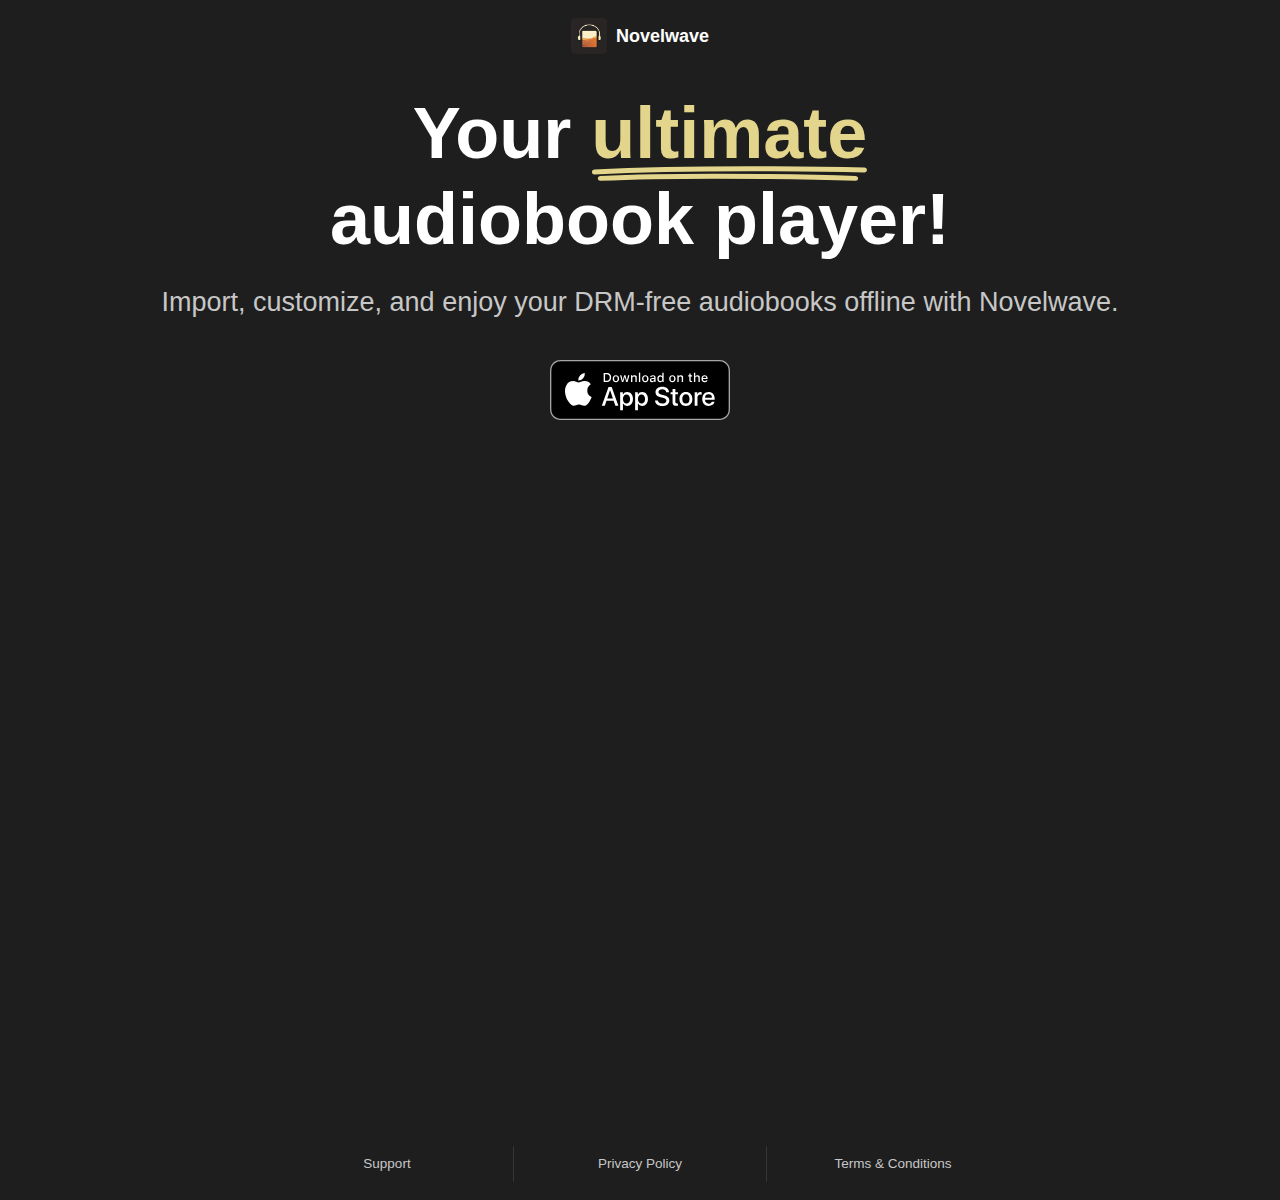
<file: index.html>
<!DOCTYPE html>
<html lang="en">

    <head>
        <meta charset="UTF-8">
        <meta name="viewport" content="width=device-width, initial-scale=1.0">

        <title>Novelwave - Audiobook Player</title>

        <link rel="stylesheet" href="resources/css/index.css">
        <link rel="stylesheet" href="resources/css/shared.css">
        <link rel="stylesheet" href="resources/css/header.css">
        <link rel="stylesheet" href="resources/css/footer.css">

        <link rel="apple-touch-icon" sizes="180x180" href="resources/favicon/apple-touch-icon.png">
        <link rel="icon" type="image/png" sizes="32x32" href="resources/favicon/favicon-32x32.png">
        <link rel="icon" type="image/png" sizes="16x16" href="resources/favicon/favicon-16x16.png">
        <link rel="icon" href="resources/favicon/favicon.ico">
        <link rel="manifest" href="resources/favicon/site.webmanifest">
    </head>

    <body>

        <!-- HEADER -->
        <header class="app__header">
            <a class="app__header__link" href="/">
                <img class="app__header__icon" src="resources/icons/icon.novelwave.png" alt="Novelwave app icon">
                <p class="app__header__name">Novelwave</p>
            </a>
        </header>

        <!-- LANDING -->
        <main class="landing">
            <h1 class="landing__title">
                Your <span class="landing__title--highlighted">ultimate</span><br/>audiobook player!</span>
            </h1>
            <p class="landing__subtitle">
                Import, customize, and enjoy your DRM-free audiobooks offline with Novelwave.
            </p>

            <a class="landing__download" href="https://apps.apple.com/app/id6720100886">
                <img class="landing__download__logo" src="resources/vectors/image.download.black.svg" alt="Download on the App Store" />
            </a>
            
            <section class="landing__images">
                <img class="landing__image landing__image--bookmarks" src="resources/images/image.bookmarks.png" alt="Bookmark feature preview">
                <img class="landing__image landing__image--playback-speed" src="resources/images/image.playbackSpeed.png" alt="Playback speed feature preview">
                <img class="landing__image landing__image--library" src="resources/images/image.library.png" alt="Library view preview">
                <img class="landing__image landing__image--player" src="resources/images/image.player.png" alt="Player feature preview">
                <img class="landing__image landing__image--now-playing" src="resources/images/image.nowPlaying.png" alt="Now playing screen preview">
            </section>
        </main>

        <!-- FOOTER -->
        <footer class="app__footer">
            <a class="app__footer__link app__footer__link--support" href="/support">Support</a>
            <div class="app__footer__divider"></div>
            <a class="app__footer__link app__footer__link--privacy-policy" href="/privacy">Privacy Policy</a>
            <div class="app__footer__divider"></div>
            <a class="app__footer__link app__footer__link--terms-and-conditions" href="/terms">Terms & Conditions</a>
        </footer>

    </body>

</html>
</file>
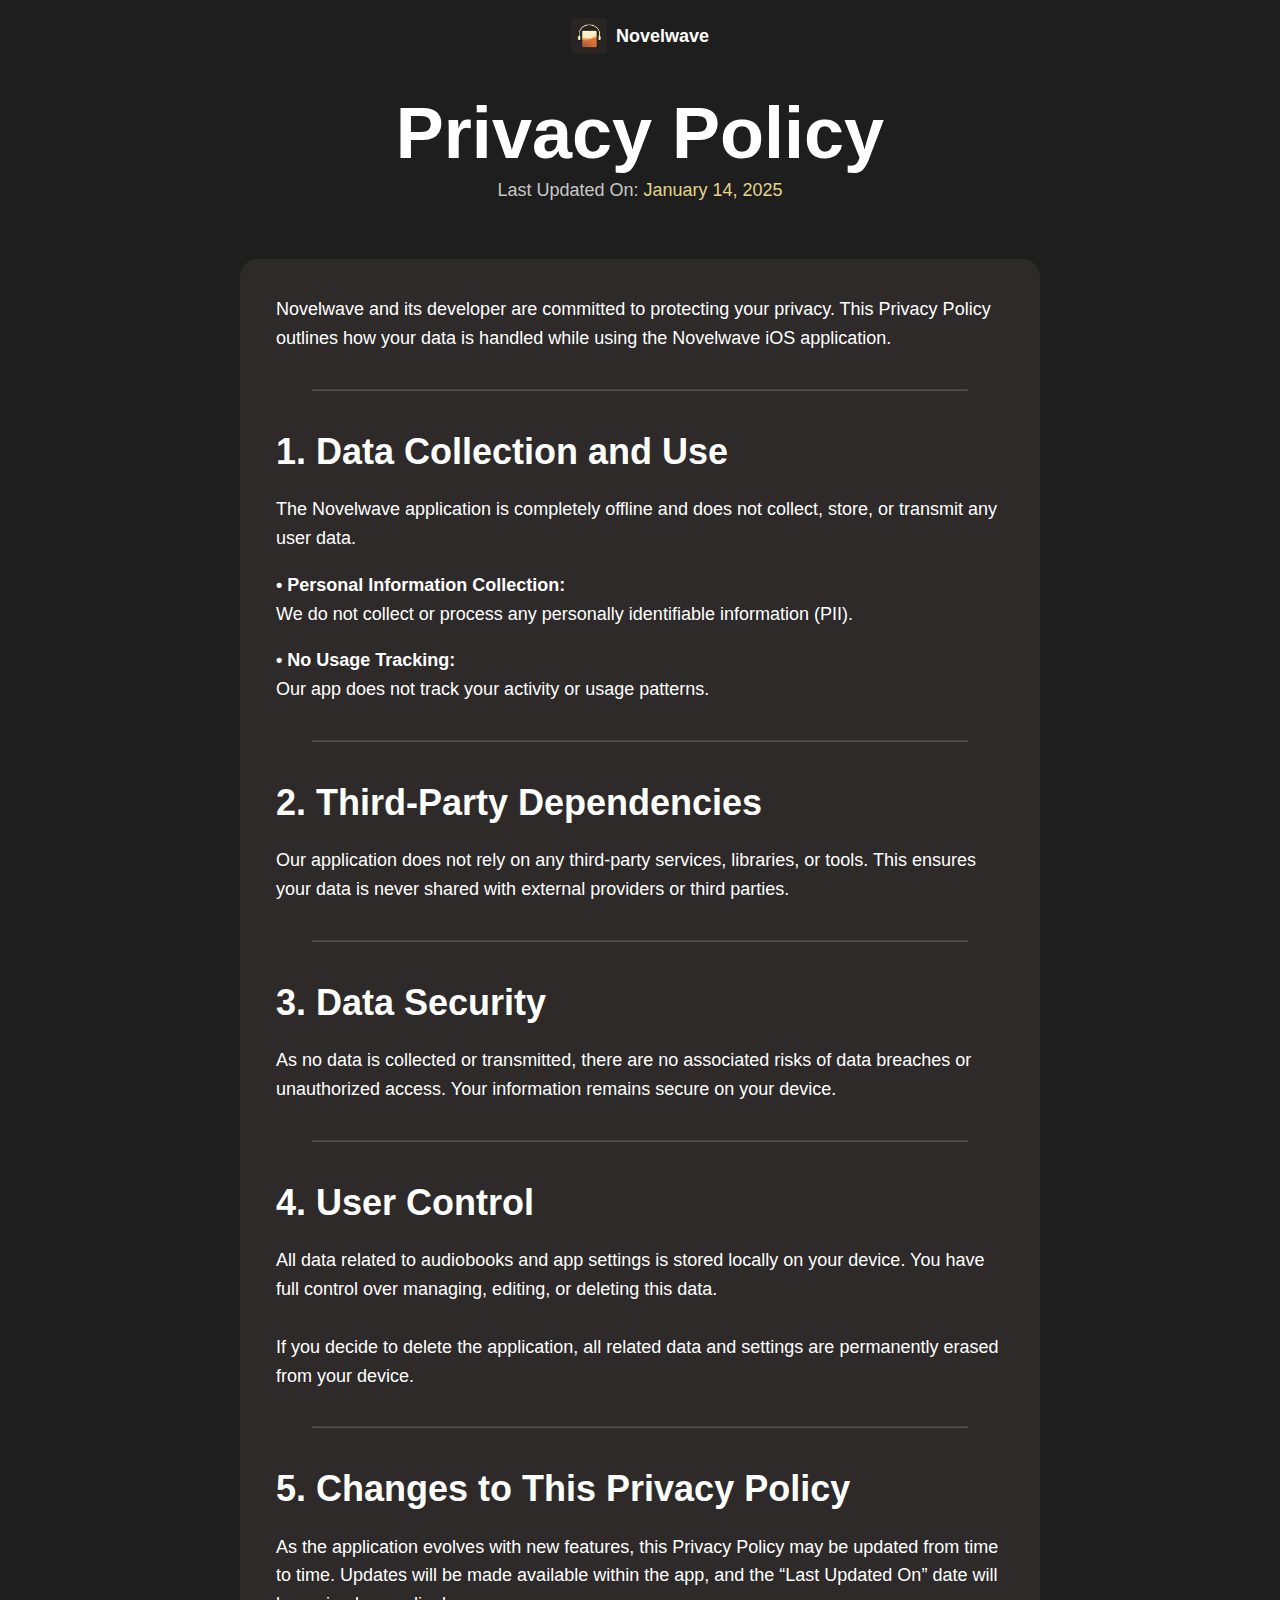
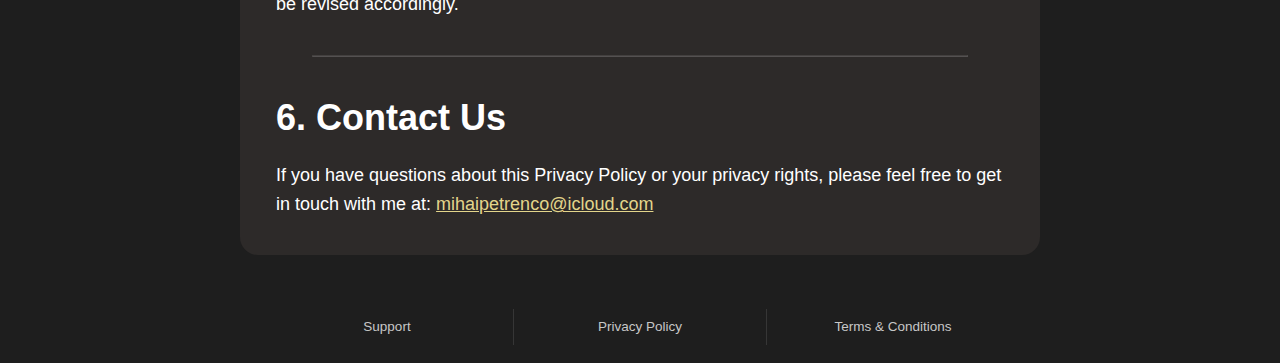
<file: privacy.html>
<!DOCTYPE html>
<html lang="en">
    <head>
        <meta charset="UTF-8">
        <meta name="viewport" content="width=device-width, initial-scale=1.0">

        <title>Privacy Policy</title>

        <link rel="stylesheet" href="resources/css/header.css">
        <link rel="stylesheet" href="resources/css/shared.css">
        <link rel="stylesheet" href="resources/css/footer.css">
        <link rel="stylesheet" href="resources/css/privacy.css">

        <link rel="apple-touch-icon" sizes="180x180" href="resources/favicon/apple-touch-icon.png">
        <link rel="icon" type="image/png" sizes="32x32" href="resources/favicon/favicon-32x32.png">
        <link rel="icon" type="image/png" sizes="16x16" href="resources/favicon/favicon-16x16.png">
        <link rel="icon" href="resources/favicon/favicon.ico">
        <link rel="manifest" href="resources/favicon/site.webmanifest">

    </head>
    
    <body>

        <!-- HEADER -->
        <header class="app__header">
            <a class="app__header__link" href="/">
                <img class="app__header__icon" src="resources/icons/icon.novelwave.png" alt="Novelwave app icon">
                <p class="app__header__name">Novelwave</p>
            </a>
        </header>

        <!-- MAIN -->
        <main>
            <section class="privacy">
                <h1 class="privacy__title">Privacy Policy</h1>
                <p class="privacy__effective-date">Last Updated On: <span class="privacy__effective-date--date">January 14, 2025</span></p>
                <div class="privacy__content">

                    <p>
                        Novelwave and its developer are committed to protecting your privacy. 
                        This Privacy Policy outlines how your data is handled while using the Novelwave iOS application.
                    </p>
                    
                    <hr>

                    <h3>1. Data Collection and Use</h3>
                    
                    <p>
                        The Novelwave application is completely offline and does not collect, store, or transmit any user data.
                        <ul>
                            <li>
                                <strong>• Personal Information Collection:</strong><br />We do not collect or process any personally identifiable information (PII).
                            </li> 
                            <li>
                                <strong>• No Usage Tracking:</strong><br />Our app does not track your activity or usage patterns.
                            </li>
                        </ul>
                    </p>
                    
                    <hr>
                    
                    <h3>2. Third-Party Dependencies</h3>
                    <p>Our application does not rely on any third-party services, libraries, or tools. This ensures your data is never shared with external providers or third parties.</p>

                    <hr>

                    <h3>3. Data Security</h3>
                    <p>As no data is collected or transmitted, there are no associated risks of data breaches or unauthorized access. Your information remains secure on your device.</p>

                    <hr>

                    <h3>4. User Control</h3>
                    <p>All data related to audiobooks and app settings is stored locally on your device. You have full control over managing, editing, or deleting this data.<br/ ><br/ >If you decide to delete the application, all related data and settings are permanently erased from your device.</p>
                    
                    <hr>

                    <h3>5. Changes to This Privacy Policy</h3>
                    <p>As the application evolves with new features, this Privacy Policy may be updated from time to time. Updates will be made available within the app, and the “Last Updated On” date will be revised accordingly.</p>

                    <hr>

                    <h3>6. Contact Us</h3>
                    <p>If you have questions about this Privacy Policy or your privacy rights, please feel free to get in touch with me at: <a href="mailto:mihaipetrenco@icloud.com">mihaipetrenco@icloud.com</a></p>
                    
                </div>
            </section>
        </main>

        <!-- FOOTER -->
        <footer class="app__footer">
            <a class="app__footer__link app__footer__link--support" href="/support">Support</a>
            <div class="app__footer__divider"></div>
            <a class="app__footer__link app__footer__link--privacy-policy" href="/privacy">Privacy Policy</a>
            <div class="app__footer__divider"></div>
            <a class="app__footer__link app__footer__link--terms-and-conditions" href="/terms">Terms & Conditions</a>
        </footer>
    </body>
</html>
</file>
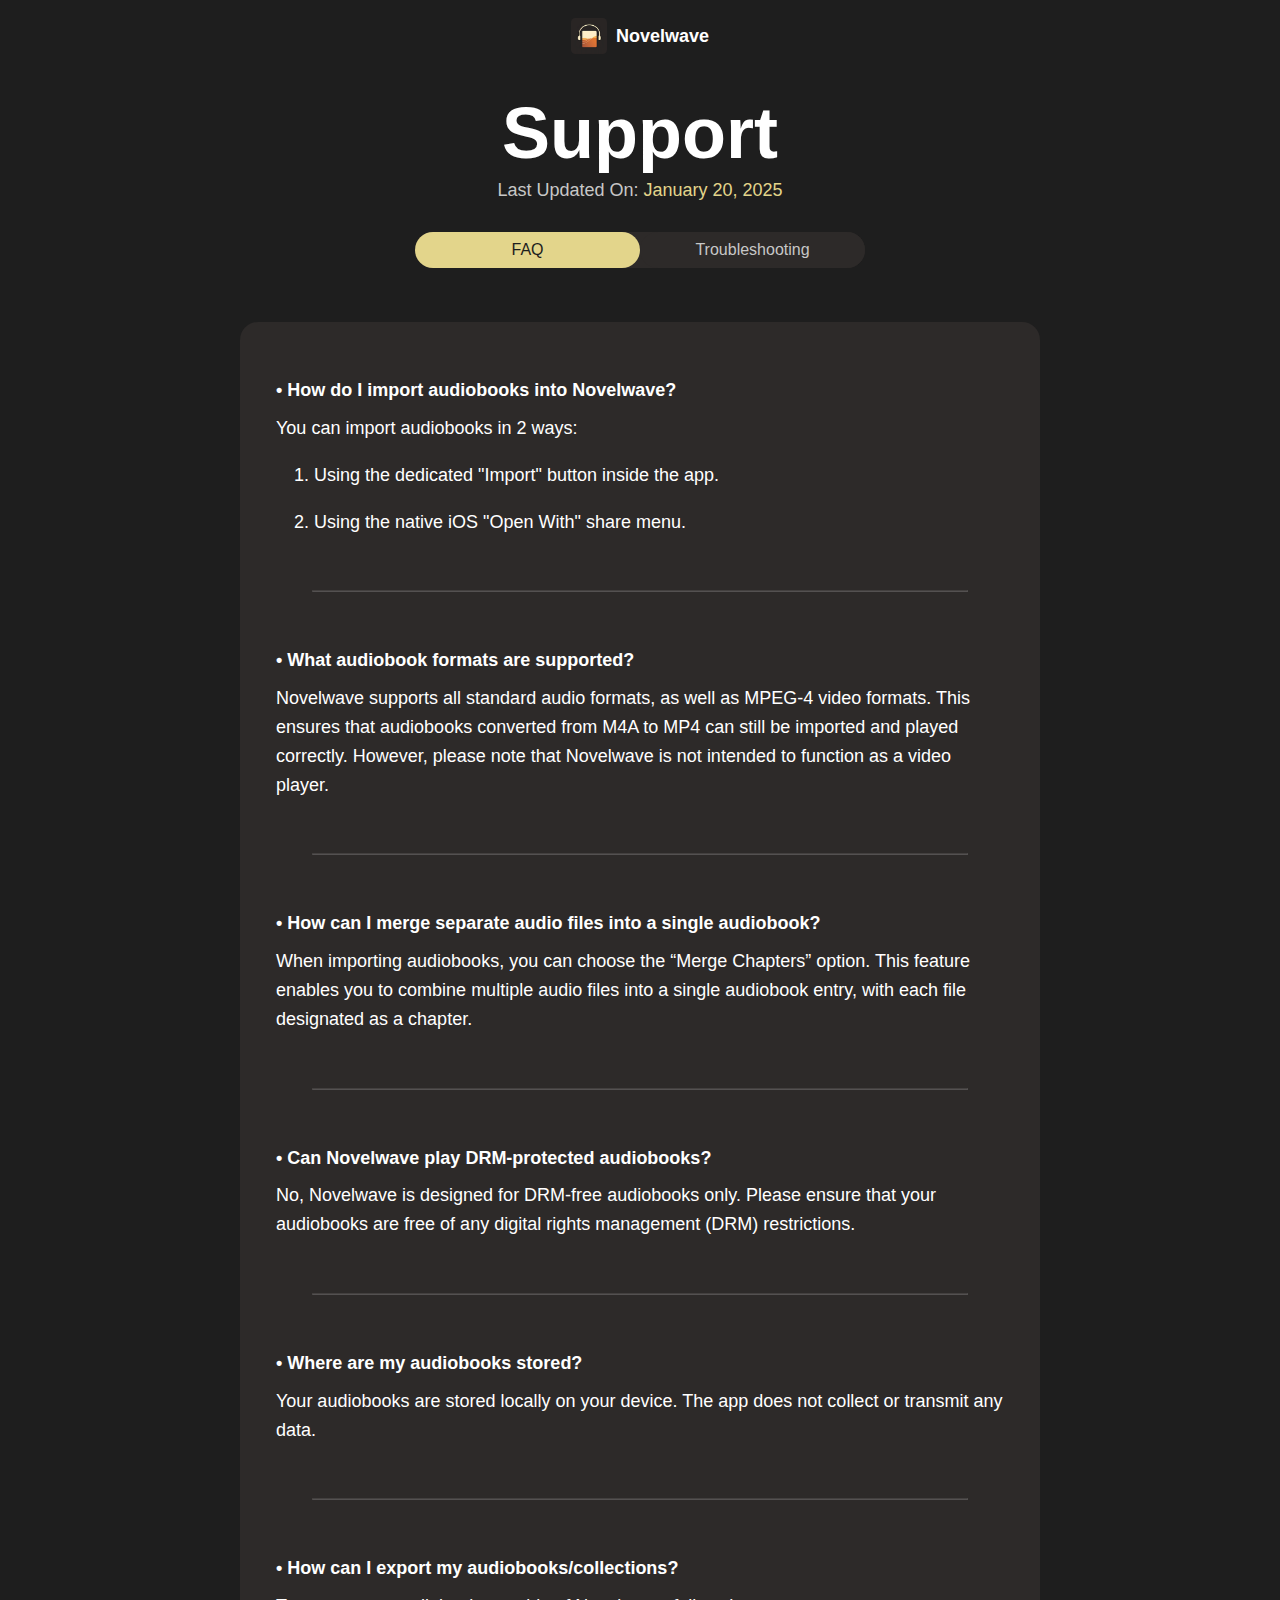
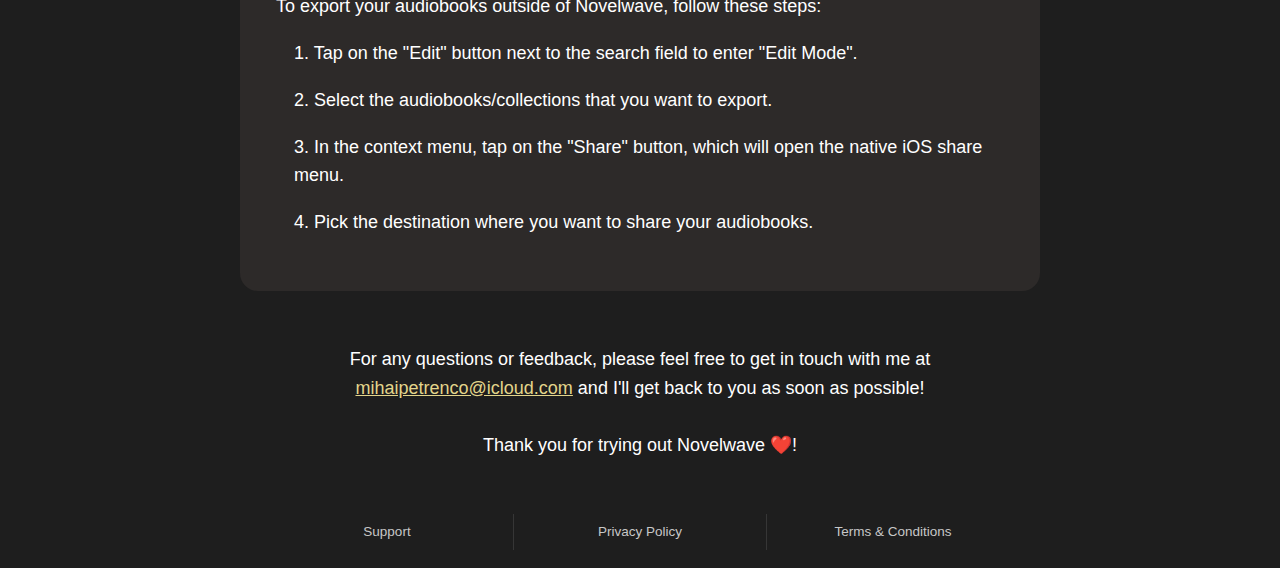
<file: support.html>
<!DOCTYPE html>
<html lang="en">
    <head>
        <meta charset="UTF-8">
        <meta name="viewport" content="width=device-width, initial-scale=1.0">

        <title>Support</title>

        <link rel="stylesheet" href="resources/css/header.css">
        <link rel="stylesheet" href="resources/css/shared.css">
        <link rel="stylesheet" href="resources/css/footer.css">
        <link rel="stylesheet" href="resources/css/support.css">

        <link rel="apple-touch-icon" sizes="180x180" href="resources/favicon/apple-touch-icon.png">
        <link rel="icon" type="image/png" sizes="32x32" href="resources/favicon/favicon-32x32.png">
        <link rel="icon" type="image/png" sizes="16x16" href="resources/favicon/favicon-16x16.png">
        <link rel="icon" href="resources/favicon/favicon.ico">
        <link rel="manifest" href="resources/favicon/site.webmanifest">

    </head>

    <body>

        <!-- HEADER -->
        <header class="app__header">
            <a class="app__header__link" href="/">
                <img class="app__header__icon" src="resources/icons/icon.novelwave.png" alt="Novelwave app icon">
                <p class="app__header__name">Novelwave</p>
            </a>
        </header>

        <!-- MAIN -->
        <main>
            <section class="support">
                <h1 class="support__title">Support</h1>
                <p class="support__effective-date">Last Updated On: <span class="support__effective-date--date">January 20, 2025</span></p>

                <div class="support__picker">
                    <button class="support__button support__button--active" data-section="faq">FAQ</button>
                    <button class="support__button" data-section="troubleshoot">Troubleshooting</button>
                  </div>

                <div class="support__content support__content--faq">
                    <div class="support__topic">
                        <p class="support__question">• How do I import audiobooks into Novelwave?</p>
                        <p>You can import audiobooks in 2 ways:</p>
                        <ul>
                            <li>1. Using the dedicated "Import" button inside the app.</li>
                            <li>2. Using the native iOS "Open With" share menu.</li>
                        </ul>
                    </div>
                    <hr>
                    <div class="support__topic">
                        <p class="support__question">• What audiobook formats are supported?</p>
                        <p>Novelwave supports all standard audio formats, as well as MPEG-4 video formats. This ensures that audiobooks converted from M4A to MP4 can still be imported and played correctly. However, please note that Novelwave is not intended to function as a video player.</p>
                    </div>
                    <hr>
                    <div class="support__topic">
                        <p class="support__question">• How can I merge separate audio files into a single audiobook?</p>
                        <p>When importing audiobooks, you can choose the “Merge Chapters” option. This feature enables you to combine multiple audio files into a single audiobook entry, with each file designated as a chapter.</p>
                    </div>
                    <hr>
                    <div class="support__topic">
                        <p class="support__question">• Can Novelwave play DRM-protected audiobooks?</p>
                        <p>No, Novelwave is designed for DRM-free audiobooks only. Please ensure that your audiobooks are free of any digital rights management (DRM) restrictions.</p>
                    </div>
                    <hr>
                    <div class="support__topic">
                        <p class="support__question">• Where are my audiobooks stored?</p>
                        <p>Your audiobooks are stored locally on your device. The app does not collect or transmit any data.</p>
                    </div>
                    <hr>
                    <div class="support__topic">
                        <p class="support__question">• How can I export my audiobooks/collections?</p>
                        <p>To export your audiobooks outside of Novelwave, follow these steps:</p>
                        <ul>
                            <li>1. Tap on the "Edit" button next to the search field to enter "Edit Mode".</li>
                            <li>2. Select the audiobooks/collections that you want to export.</li>
                            <li>3. In the context menu, tap on the "Share" button, which will open the native iOS share menu.</li>
                            <li>4. Pick the destination where you want to share your audiobooks.</li>
                        </ul>
                    </div>
                </div>
                <div class="support__content support__content--troubleshoot">
                    <div class="support__topic">
                        <p class="support__question">• Importing an audiobook fails with a "File already exists" error.</p>
                        <p>Every audiobook you import is copied in the app's private Documents directory. The file name is preserved as is. This means that multiple audio files with the same name cannot be added to the same collection.</p>
                        <ul>
                            <li>1. If the collection contains an audiobook with the same file name, try renaming the file before importing.</li>
                            <li>2. If you're certain that the collection does not have an audiobook with the same file name, please refer to <a href="#state-issue">Novelwave does not reflect the correct state of my audiobook collection.</a></li>
                        </ul>
                    </div>
                    <hr>
                    <div class="support__topic">
                        <p class="support__question">• Creating a collection fails with a "Directory already exists" error.</p>
                        <p>Collections are represented as folders in the app's private Documents directory. The folder name matches the collection name you specified during creation. This means that multiple child collections with the same name cannot be created in the same parent collection.</p>
                        <ul>
                            <li>1. If the parent collection contains a child collection with the same name, try picking a different collection name.</li>
                            <li>2. If you're certain that the parent collection does not have a child collection with the same name, please refer to <a href="#state-issue">Novelwave does not reflect the correct state of my audiobook collection.</a></li>
                        </ul>
                    </div>
                    <hr>
                    <div class="support__topic">
                        <p class="support__question" id="state-issue">• Novelwave does not reflect the correct state of my audiobook collection.</p>
                        <p>Bad news. This is a bug in the application itself and should have never happened.<br><br>In short, the application got out of sync with the Documents folder and does not reflect the correct data. Unfortunately, at this point, the only solution is to reinstall the app and start from a blank slate.<br><br><strong>Please make sure to export your existing audiobooks/collections before deleting the app as they will be deleted together with the app itself.</strong><br><br>A built-in file sync feature is being planned which will ensure that even if this somehow happens in the future, you will be able to easily recover without losing any progress.</p>
                    </div>
                    <hr>
                </div>
            </section>

            <p class="support__footnote">For any questions or feedback, please feel free to get in touch with me at <a href="mailto:mihaipetrenco@icloud.com">mihaipetrenco@icloud.com</a> and I'll get back to you as soon as possible!<br><br>Thank you for trying out Novelwave ❤️!</p>
        </main>

        <!-- FOOTER -->
        <footer class="app__footer">
            <a class="app__footer__link app__footer__link--support" href="/support">Support</a>
            <div class="app__footer__divider"></div>
            <a class="app__footer__link app__footer__link--privacy-policy" href="/privacy">Privacy Policy</a>
            <div class="app__footer__divider"></div>
            <a class="app__footer__link app__footer__link--terms-and-conditions" href="/terms">Terms & Conditions</a>
        </footer>
    </body>
    <script>
        document.addEventListener("DOMContentLoaded", function () {
            const buttons = document.querySelectorAll(".support__button");
            const sections = document.querySelectorAll(".support__content");

            buttons.forEach(button => {
                button.addEventListener("click", () => {
                    buttons.forEach(btn => btn.classList.remove("support__button--active"));
                    button.classList.add("support__button--active");
                    const targetSection = button.getAttribute("data-section");

                    sections.forEach(section => {
                        if (section.classList.contains(`support__content--${targetSection}`)) {
                            section.style.display = "block";
                        } else {
                            section.style.display = "none";
                        }
                    });
                });
            });
        });
    </script>
</html>
</file>
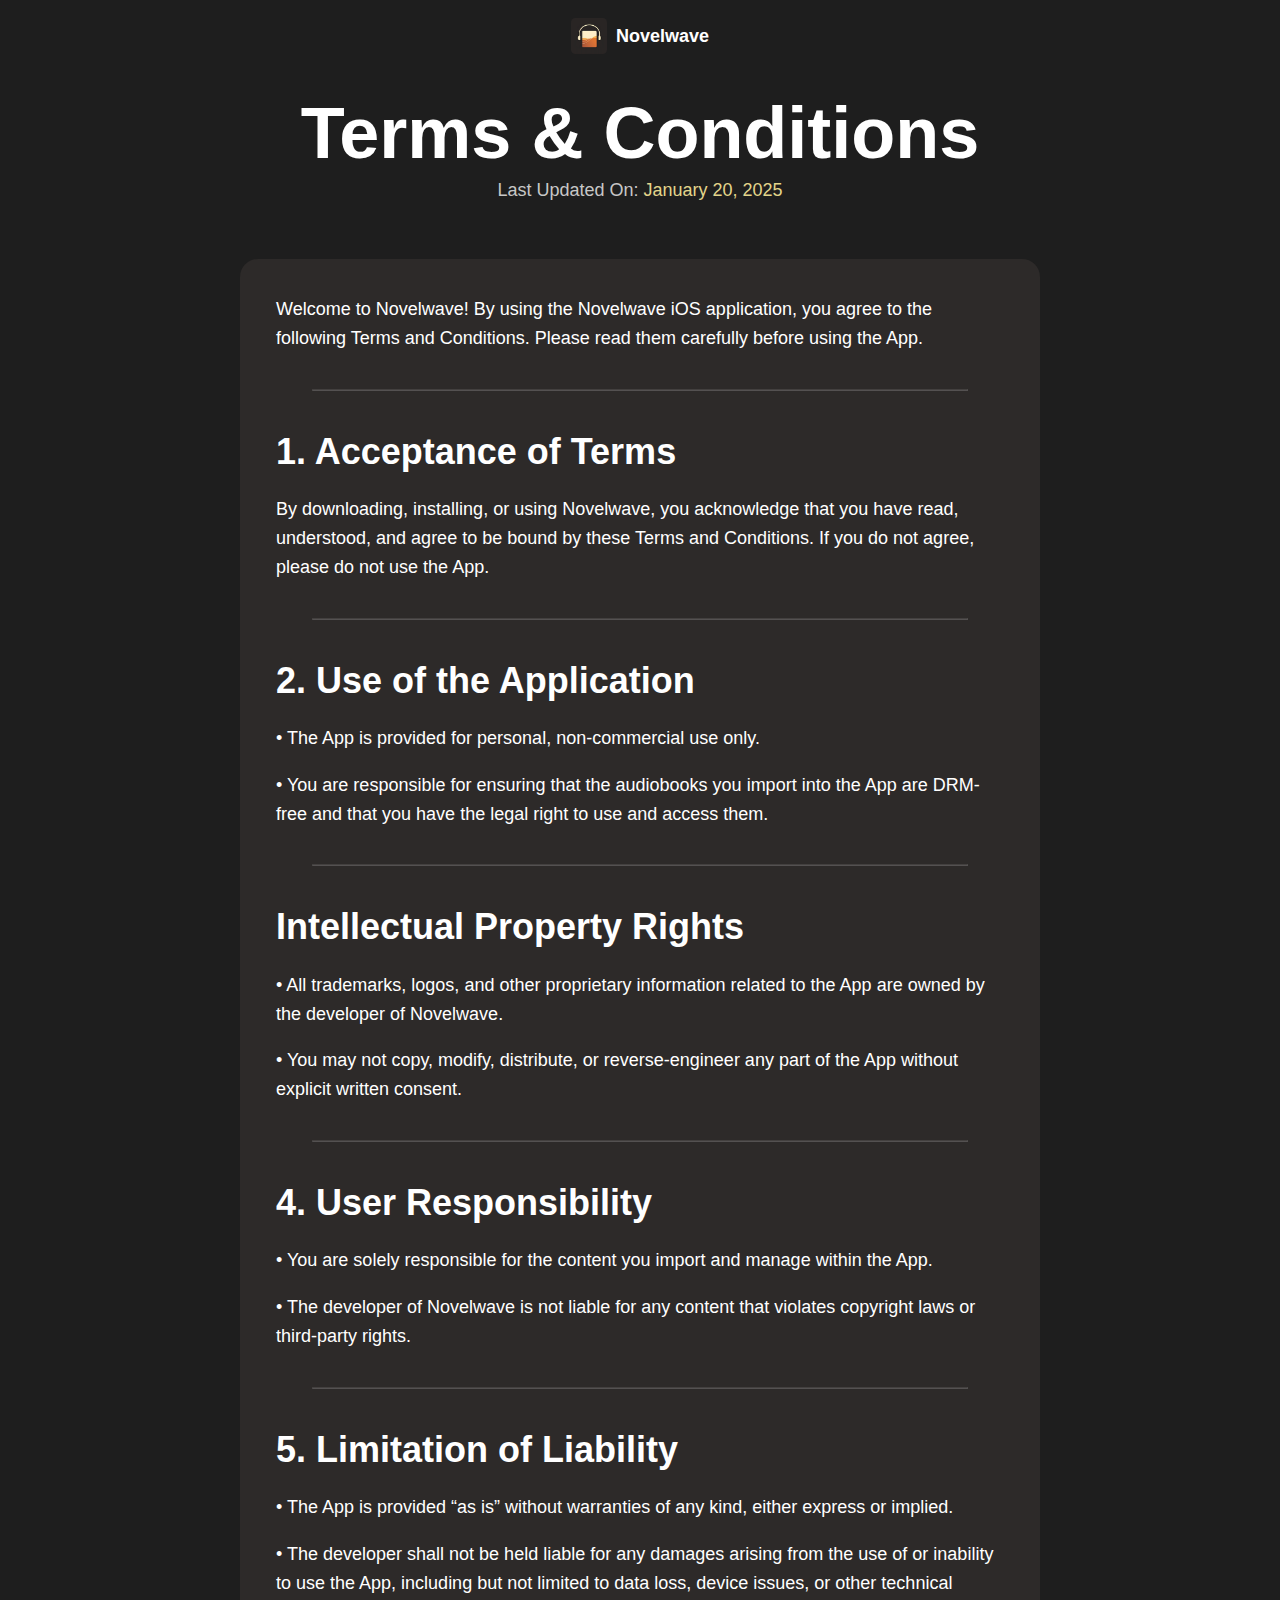
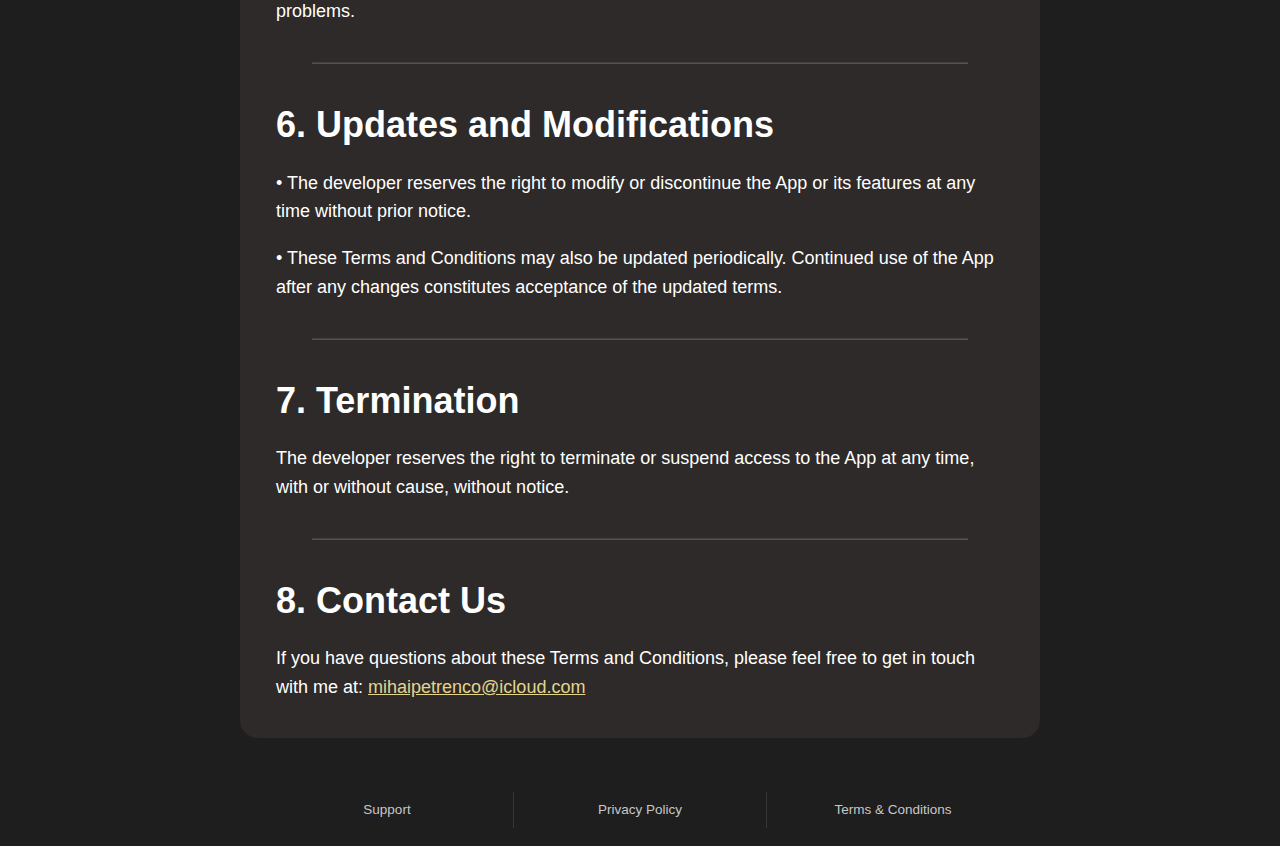
<file: terms.html>
<!DOCTYPE html>
<html lang="en">
    <head>
        <meta charset="UTF-8">
        <meta name="viewport" content="width=device-width, initial-scale=1.0">

        <title>Terms & Conditions</title>

        <link rel="stylesheet" href="resources/css/header.css">
        <link rel="stylesheet" href="resources/css/shared.css">
        <link rel="stylesheet" href="resources/css/footer.css">
        <link rel="stylesheet" href="resources/css/terms.css">

        <link rel="apple-touch-icon" sizes="180x180" href="resources/favicon/apple-touch-icon.png">
        <link rel="icon" type="image/png" sizes="32x32" href="resources/favicon/favicon-32x32.png">
        <link rel="icon" type="image/png" sizes="16x16" href="resources/favicon/favicon-16x16.png">
        <link rel="icon" href="resources/favicon/favicon.ico">
        <link rel="manifest" href="resources/favicon/site.webmanifest">

    </head>
    
    <body>

        <!-- HEADER -->
        <header class="app__header">
            <a class="app__header__link" href="/">
                <img class="app__header__icon" src="resources/icons/icon.novelwave.png" alt="Novelwave app icon">
                <p class="app__header__name">Novelwave</p>
            </a>
        </header>
        
        <!-- MAIN -->
        <main>
            <section class="terms">
                <h1 class="terms__title">Terms & Conditions</h1>
                <p class="terms__effective-date">Last Updated On: <span class="terms__effective-date--date">January 20, 2025</span></p>
                <div class="terms__content">

                    <p>
                        Welcome to Novelwave! By using the Novelwave iOS application, you agree to the following Terms and Conditions. 
                        Please read them carefully before using the App.
                    </p>
                    
                    <hr>

                    <h3>1. Acceptance of Terms</h3>
                    
                    <p>
                        By downloading, installing, or using Novelwave, you acknowledge that you have read, understood, and agree to be bound by these Terms and Conditions. If you do not agree, please do not use the App.
                    </p>
                    
                    <hr>
                    
                    <h3>2. Use of the Application</h3>
                    <ul>
                        <li>• The App is provided for personal, non-commercial use only.</li>
                        <li>• You are responsible for ensuring that the audiobooks you import into the App are DRM-free and that you have the legal right to use and access them.</li>
                    </ul>

                    <hr>

                    <h3>Intellectual Property Rights</h3>
                    <ul>
                        <li>• All trademarks, logos, and other proprietary information related to the App are owned by the developer of Novelwave.</li>
                        <li>• You may not copy, modify, distribute, or reverse-engineer any part of the App without explicit written consent.</li>
                    </ul>

                    <hr>

                    <h3>4. User Responsibility</h3>
                    <ul>
                        <li>• You are solely responsible for the content you import and manage within the App.</li>
                        <li>• The developer of Novelwave is not liable for any content that violates copyright laws or third-party rights.</li>
                    </ul>
                    
                    <hr>

                    <h3>5. Limitation of Liability</h3>
                    <ul>
                        <li>• The App is provided “as is” without warranties of any kind, either express or implied.</li>
                        <li>• The developer shall not be held liable for any damages arising from the use of or inability to use the App, including but not limited to data loss, device issues, or other technical problems.</li>
                    </ul>

                    <hr>

                    <h3>6. Updates and Modifications</h3>
                    <ul>
                        <li>• The developer reserves the right to modify or discontinue the App or its features at any time without prior notice.</li>
                        <li>• These Terms and Conditions may also be updated periodically. Continued use of the App after any changes constitutes acceptance of the updated terms.</li>
                    </ul>

                    <hr>

                    <h3>7. Termination</h3>
                    <p>The developer reserves the right to terminate or suspend access to the App at any time, with or without cause, without notice.</p>
                    
                    <hr>

                    <h3>8. Contact Us</h3>
                    <p>If you have questions about these Terms and Conditions, please feel free to get in touch with me at: <a href="mailto:mihaipetrenco@icloud.com">mihaipetrenco@icloud.com</a></p>
                </div>
            </section>
        </main>

        <!-- FOOTER -->
        <footer class="app__footer">
            <a class="app__footer__link app__footer__link--support" href="/support">Support</a>
            <div class="app__footer__divider"></div>
            <a class="app__footer__link app__footer__link--privacy-policy" href="/privacy">Privacy Policy</a>
            <div class="app__footer__divider"></div>
            <a class="app__footer__link app__footer__link--terms-and-conditions" href="/terms">Terms & Conditions</a>
        </footer>
    </body>
</html>
</file>
<file: resources/css/index.css>
.landing {
    display: flex;
    flex-direction: column;
    align-items: center;
    text-align: center;
    margin: 2rem 0 4rem 0;
}

.landing__title {
    margin-bottom: 1rem;
}

.landing__title--highlighted {
    color: var(--accent-color);
    position: relative;
}

.landing__title--highlighted::after {
    content: '';
    background: url("/resources/vectors/vector.underline.svg") no-repeat center;
    background-size: contain;
    position: absolute;
    bottom: -0.5rem;
    left: 0;
    right: 0;
    height: 1rem;
    width: 100%;
}

.landing__subtitle {
    font-size: 1.5rem;
    font-weight: 400;
    color: var(--secondary-color);
    margin-bottom: 2rem;
}

.landing__download {
    margin-bottom: 2rem;
}

.landing__download__logo {
    width: 10rem;
}

.landing__disclaimer--date {
    color: var(--accent-color);
}

.landing__images {
    display: flex;
    flex-wrap: wrap;
    justify-content: center;
    max-width: 1000px;
    min-width: 300px;
}

@keyframes fadeIn {
    0% {
        opacity: 0;
        transform: translateY(1rem);
    }
    100% {
        opacity: 1;
        transform: translateY(0);
    }
}

.landing__image {
    width: 30%;
    margin-right: -3rem;
    margin-left: -3rem;
}

@media (max-width: 750px) {

    .landing {
        margin-top: 1rem;
    }

    .landing__title {
        font-size: 2rem;
    }

    .landing__subtitle {
        font-size: 1rem;
        margin-bottom: 1rem;
    }

    .landing__disclaimer {
        font-size: 1rem;
        margin-bottom: 2rem;
    }

    .landing__image {
        margin-right: -2rem;
        margin-left: -2rem;
    }
}

@media (max-width: 450px) {
    .landing__image {
        margin-right: -1.5rem;
        margin-left: -1.5rem;
    }
}

.landing__image--bookmarks {
    rotate: -4deg;
    scale: 0.8;
    opacity: 0;
    animation: fadeIn 1s ease-in-out forwards;
}

.landing__image--playback-speed {
    rotate: -2deg;
    z-index: 2;
    scale: 0.9;
    opacity: 0;
    animation: fadeIn 1s ease-in-out forwards;
    animation-delay: 0.2s;
}

.landing__image--library {
    z-index: 3;
    opacity: 0;
    animation: fadeIn 1s ease-in-out forwards;
    animation-delay: 0.4s;
}

.landing__image--player {
    rotate: 2deg;
    z-index: 2;
    scale: 0.9;
    opacity: 0;
    animation: fadeIn 1s ease-in-out forwards;
    animation-delay: 0.2s;
}

.landing__image--now-playing {
    rotate: 4deg;
    scale: 0.8;
    opacity: 0;
    animation: fadeIn 1s ease-in-out forwards;
}
</file>
<file: resources/css/shared.css>
:root {
    --primary-color: #FFFFFF;
    --secondary-color: #C7C7C7;
    --disabled-color: #969494;
    --background-color: #1E1E1E;
    --accent-color: #E3D58B;
    --contrast-color: #2D2A29;
}

* {
    margin: 0;
    padding: 0;
    box-sizing: border-box;
}

html {
    font-family: -apple-system, BlinkMacSystemFont, sans-serif;
    font-size: 18px;
    background-color: var(--background-color);
    color: var(--primary-color);
    line-height: 1.6;
}

h1 {
    font-size: 4rem;
    line-height: 1.2;
}

h2 {
    font-size: 3rem;
    font-weight: 400;
    line-height: 1.3;
}

h3 {
    font-size: 2rem;
    font-weight: 600;
    line-height: 1.4;
}

body {
    max-width: 1200px;
    margin: 0 auto;
    padding: 1rem 2rem;
}
</file>
<file: resources/css/header.css>
.app__header__link {
    display: flex;
    align-items: center;
    justify-content: center;
    gap: 0.5rem;
    text-decoration: none;
    color: var(--primary-color);
}

.app__header__icon {
    width: 2rem;
    border-radius: 0.25rem;
}

.app__header__name {
    font-size: 1rem;
    font-weight: 600;
}
</file>
<file: resources/css/footer.css>
.app__footer {
    display: flex;
    justify-content: center;
    gap: 3em;
    margin: 0 auto;
    align-items: center;
    max-width: 650px;
}

@media (max-width: 750px) {
    .app__footer {
        flex-direction: column;
        gap: 1em;
    }
}

.app__footer__link {
    flex: 1;
    text-decoration: none;
    color: var(--secondary-color);
    font-size: 0.75rem;
    text-align: center;
}

.app__footer__link:hover {
    font-weight: 600;
    color: var(--accent-color);
}

.app__footer__divider {
    background-color: var(--disabled-color);
    width: 1px;
    height: 2em;
    opacity: 0.2;
}

@media (max-width: 750px) {
    .app__footer__divider {
        height: 1px;
        width: 100%;
    }
}
</file>
<file: resources/css/privacy.css>
.privacy {
    text-align: center;
    margin: 0 auto;
    max-width: 800px;
}

.privacy__title {
    margin-top: 2rem;
}

@media (max-width: 750px) {

    .privacy__title {
        margin-top: 1rem;
        font-size: 2rem;
    }

    .privacy__content__title {
        font-size: 1.5rem;
    }
}

.privacy__effective-date {
    color: var(--secondary-color);
}

.privacy__effective-date--date {
    color: var(--accent-color);
}

.privacy__content {
    text-align: left;
    padding: 2rem;
    margin: 3rem 0;
    border-radius: 1rem;
    background-color: var(--contrast-color);
}

h3 {
    font-size: 2rem;
    font-weight: 600;
    margin-bottom: 1rem;
}

ul {
    list-style-type: none;
    margin: 1rem 0;
}

li {
    margin: 1rem 0;
}

hr {
    color: var(--disabled-color);
    opacity: 0.2;
    margin: 2rem;
}

a {
    color: var(--accent-color);
}
</file>
<file: resources/css/support.css>
.support {
    text-align: center;
    margin: 0 auto;
    max-width: 800px;
}

.support__title {
    margin-top: 2rem;
}

@media (max-width: 750px) {

    .support__title {
        margin-top: 1rem;
        font-size: 2rem;
    }

    .support__content__title {
        font-size: 1.5rem;
    }
}

.support__effective-date {
    color: var(--secondary-color);
}

.support__effective-date--date {
    color: var(--accent-color);
}

.support__content {
    text-align: left;
    padding: 2rem;
    margin: 3rem 0;
    border-radius: 1rem;
    background-color: var(--contrast-color);
}

.support__content--troubleshoot {
    display: none;
}

.support__topic {
    padding: 1rem 0;
}

.support__question {
    font-weight: 600;
    padding-bottom: 0.5rem;
}

.support__picker {
    display: flex;
    align-items: center;
    justify-content: center;
    width: 25rem;
    margin: 1.5rem auto;
    background: var(--contrast-color);
    border-radius: 1rem;
}

.support__button {
    flex: 1;
    cursor: pointer;
    border: none;
    padding: 0.5rem;
    background: var(--contrast-color);
    color: var(--secondary-color);
    font-size: 16px;
    border-radius: 1rem;
  }
  
  .support__button--active {
    background-color: var(--accent-color);
    color: var(--background-color);
  }

.support__footnote {
    max-width: 800px;
    text-align: center;
    margin: 3rem auto;
}

ul {
    list-style-type: none;
}

li {
    margin-top: 1rem;
    margin-left: 1rem;
}

h3 {
    font-size: 1.5rem;
    font-weight: 600;
}

hr {
    color: var(--disabled-color);
    opacity: 0.2;
    margin: 2rem;
}

a {
    color: var(--accent-color);
}
</file>
<file: resources/css/terms.css>
.terms {
    text-align: center;
    margin: 0 auto;
    max-width: 800px;
}

.terms__title {
    margin-top: 2rem;
}

@media (max-width: 750px) {

    .terms__title {
        margin-top: 1rem;
        font-size: 2rem;
    }

    .terms__content__title {
        font-size: 1.5rem;
    }
}

.terms__effective-date {
    color: var(--secondary-color);
}

.terms__effective-date--date {
    color: var(--accent-color);
}

.terms__content {
    text-align: left;
    padding: 2rem;
    margin: 3rem 0;
    border-radius: 1rem;
    background-color: var(--contrast-color);
}

h3 {
    font-size: 2rem;
    font-weight: 600;
    margin-bottom: 1rem;
}

ul {
    list-style-type: none;
    margin: 1rem 0;
}

li {
    margin: 1rem 0;
}

hr {
    color: var(--disabled-color);
    opacity: 0.2;
    margin: 2rem;
}

a {
    color: var(--accent-color);
}
</file>
